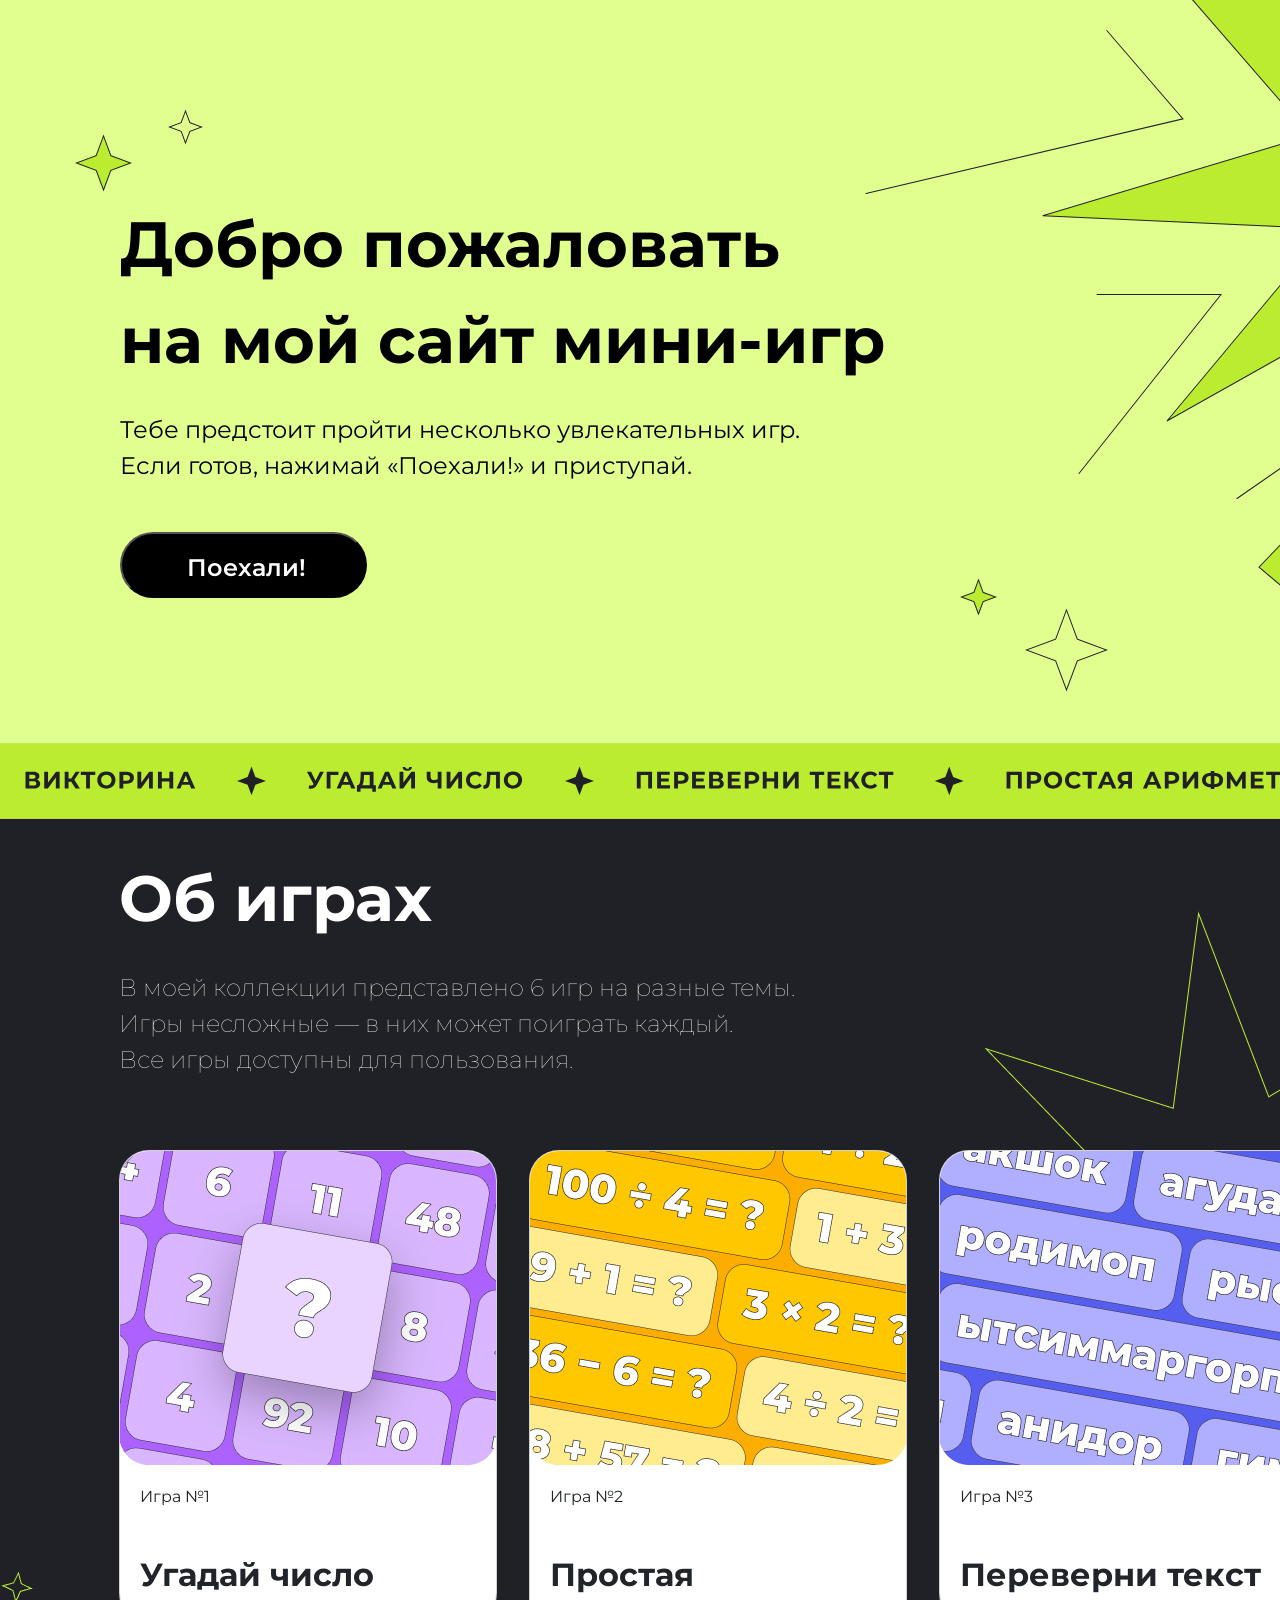
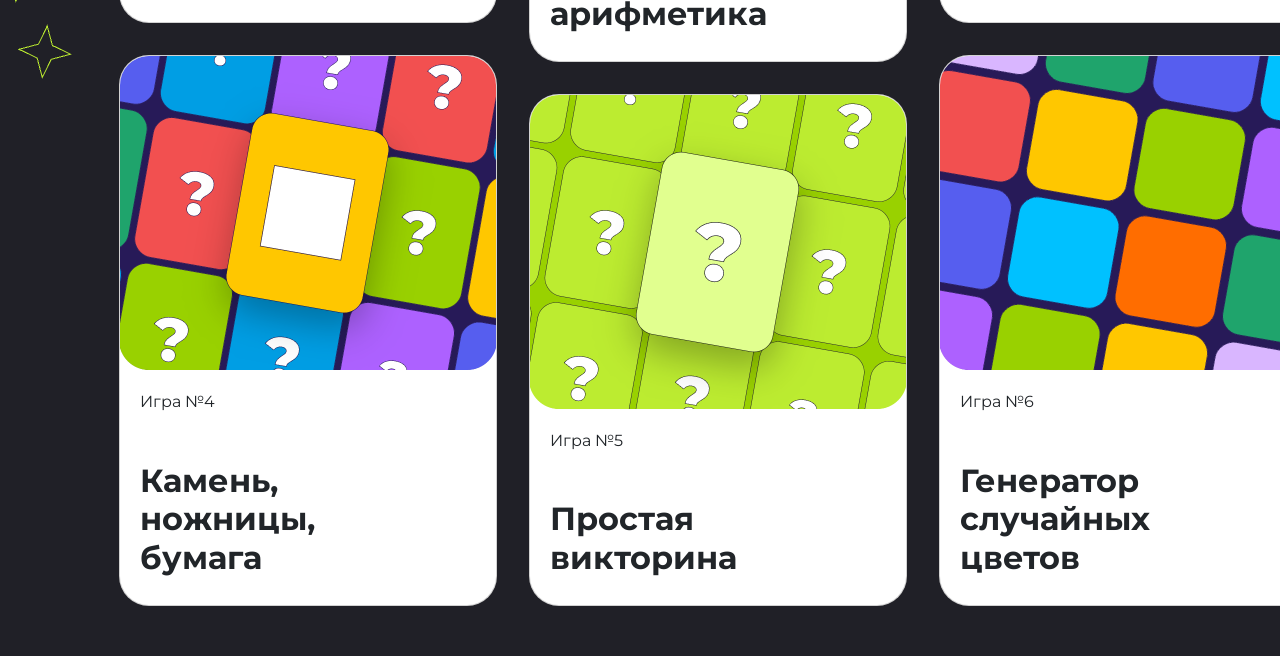
<file: index.html>
<!DOCTYPE html>
<html lang="en">
<head>
    <meta charset="UTF-8">
    <meta name="viewport" content="width=device-width, initial-scale=1.0">
    <title>Главная</title>
    <!-- Google Fonts Montserrat -->
    <link rel="preconnect" href="https://fonts.googleapis.com">
    <link rel="preconnect" href="https://fonts.gstatic.com" crossorigin>
    <link href="https://fonts.googleapis.com/css2?family=Montserrat:wght@400;500;600&display=swap" rel="stylesheet">
    <link href="https://cdn.jsdelivr.net/npm/bootstrap@5.3.3/dist/css/bootstrap.min.css" rel="stylesheet">
    <link rel="stylesheet" href="style.css">
</head>
<script src="https://cdn.jsdelivr.net/npm/bootstrap@5.3.3/dist/js/bootstrap.bundle.min.js"></script>
<body>
    <header>
        <div class="promo">
            <div class="promo__title">
                Добро пожаловать<br> на мой сайт мини-игр
            </div>
            <div class="promo__text">
                Тебе предстоит пройти несколько увлекательных игр.<br> Если готов, нажимай «Поехали!» и приступай.
            </div>
            <div class="promo__text_mobile">
                Тебе предстоит пройти несколько увлекательных игр. Если готов,<br> нажимай «Поехали!» и приступай.
            </div>
            <button type="submit" class="promo__button">Поехали!</button>

            <img src="img/playback-stroke.svg" alt="" class="promo__line">
        </div>
    </header>
    
    <div class="body-block">
        <div class="about-games">
            <div class="title">Об играх</div>
            <div class="title__mobile">Мини-игры</div>
            <div class="paragraph-text">В моей коллекции представлено 6 игр на разные темы. <br>
                Игры несложные — в них может поиграть каждый. <br>
                Все игры доступны для пользования.
            </div>
            <div class="games">
                <div class="games__column">
                    <a href="#" class="card-link">
                        <div class="card card_1">
                            <div class="card__img card__img_1"></div>
                            <div class="card__content">
                                <span class="card__number">Игра №1</span>
                                <h3 class="card__title">Угадай число</h3>
                            </div>
                        </div>
                    </a>
                    <a href="#" class="card-link">
                        <div class="card card_4">
                            <div class="card__img card__img_4"></div>
                            <div class="card__content">
                                <span class="card__number">Игра №4</span>
                                <h3 class="card__title">Камень, ножницы,<br> бумага</h3>
                            </div>
                        </div>
                    </a>
                </div>
                <div class="games__column">
                    <a href="#" class="card-link">
                        <div class="card card_2">
                            <div class="card__img card__img_2"></div>
                            <div class="card__content">
                                <span class="card__number">Игра №2</span>
                                <h3 class="card__title">Простая арифметика</h3>
                            </div>
                        </div>
                    </a>
                    <a href="#" class="card-link">
                        <div class="card card_5">
                            <div class="card__img card__img_5"></div>
                            <div class="card__content">
                                <span class="card__number">Игра №5</span>
                                <h3 class="card__title">Простая викторина</h3>
                            </div>
                        </div>
                    </a>
                </div>
                <div class="games__column">
                    <a href="#" class="card-link">
                        <div class="card card_3">
                            <div class="card__img card__img_3"></div>
                            <div class="card__content">
                                <span class="card__number">Игра №3</span>
                                <h3 class="card__title">Переверни текст</h3>
                            </div>
                        </div>
                    </a>
                    <a href="#" class="card-link">
                        <div class="card card_6">
                            <div class="card__img card__img_6"></div>
                            <div class="card__content">
                                <span class="card__number">Игра №6</span>
                                <h3 class="card__title">Генератор случайных<br> цветов</h3>
                            </div>
                        </div>
                    </a>
                </div>
            </div>
            <div class="games__mobile">

                <a href="#" class="card-link">
                    <div class="card card_1">
                        <div class="card__img card__img_1"></div>
                        <div class="card__content">
                            <h3 class="card__title">Угадай число</h3>
                            <div class="card-text__mob">Попробуй угадать случайное<br> число от 1 до 100.</div>
                            <button class="button">Играть!</button>
                        </div>
                    </div>
                </a>

                <a href="#" class="card-link">
                    <div class="card card_2">
                        <div class="card__img card__img_2"></div>
                        <div class="card__content">
                            <h3 class="card__title">Простая арифметика</h3>
                            <div class="card-text__mob">Попробуй решить простые арифметические задачи.</div>
                            <button class="button">Играть!</button>
                        </div>
                    </div>
                </a>

                <a href="#" class="card-link">
                    <div class="card card_3">
                        <div class="card__img card__img_3"></div>
                        <div class="card__content">
                            <h3 class="card__title">Переверни текст</h3>
                            <div class="card-text__mob">Попробуй ввести текст, который будет перевернут.</div>
                            <button class="button">Играть!</button>
                        </div>
                    </div>
                </a>

                <a href="#" class="card-link">
                    <div class="card card_4">
                        <div class="card__img card__img_4"></div>
                        <div class="card__content">
                            <h3 class="card__title">Камень, ножницы,<br> бумага</h3>
                            <div class="card-text__mob">Сыграй в популярную игру против компьютера.</div>
                            <button class="button">Играть!</button>
                        </div>
                    </div>
                </a>
            
                <a href="#" class="card-link">
                    <div class="card card_5">
                        <div class="card__img card__img_5"></div>
                        <div class="card__content">
                            <h3 class="card__title">Простая викторина</h3>
                            <div class="card-text__mob">Отвечай на вопросы викторины с вариантами ответов.</div>
                            <button class="button">Играть!</button>
                        </div>
                    </div>
                </a>
            
                <a href="#" class="card-link">
                    <div class="card card_6">
                        <div class="card__img card__img_6"></div>
                        <div class="card__content">
                            <h3 class="card__title">Генератор случайных<br> цветов</h3>
                            <div class="card-text__mob">Игра, в которой при клике  на кнопку фон страницы меняется на случайный.</div>
                            <button class="button">Играть!</button>
                        </div>
                    </div>
                </a>
            </div>
        </div>
    </div>

    <footer>
        <div class="footer__mob">
            Все права защищены
        </div>
    </footer>
</body>
</html>
</file>
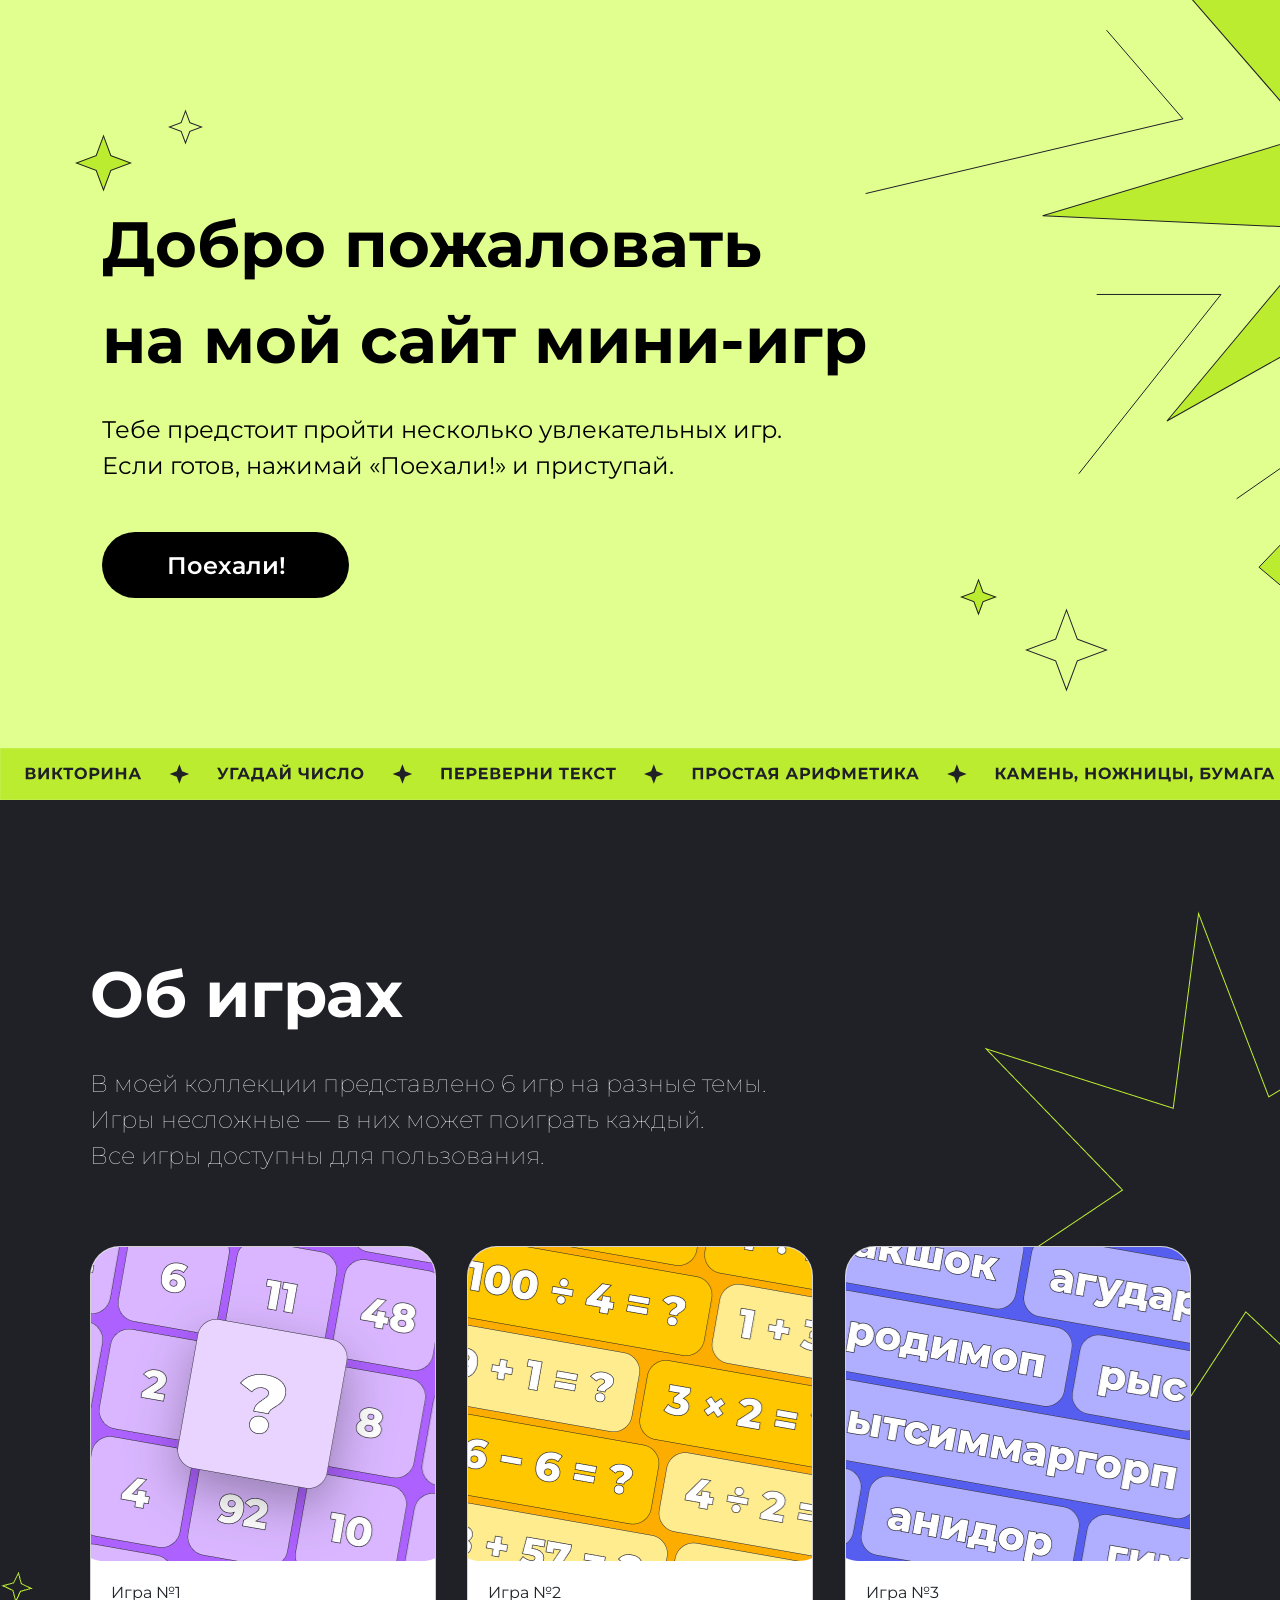
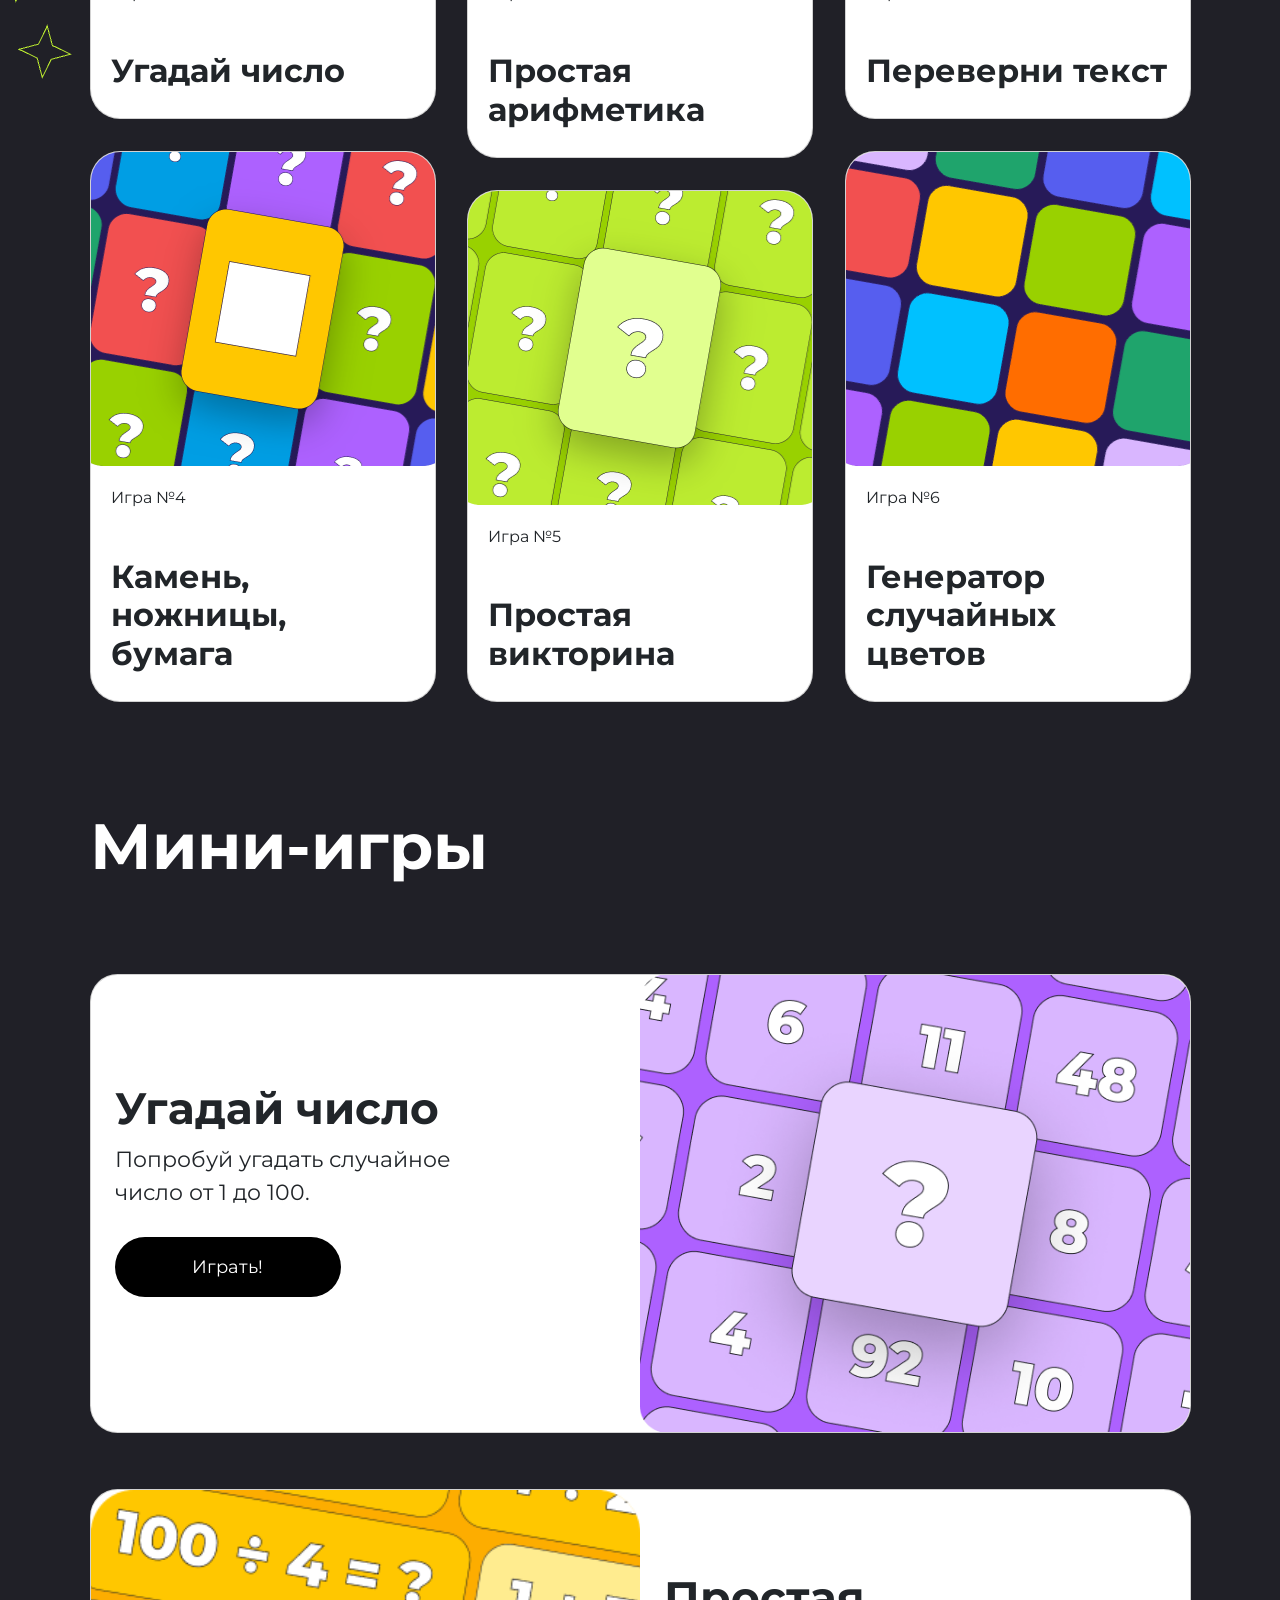
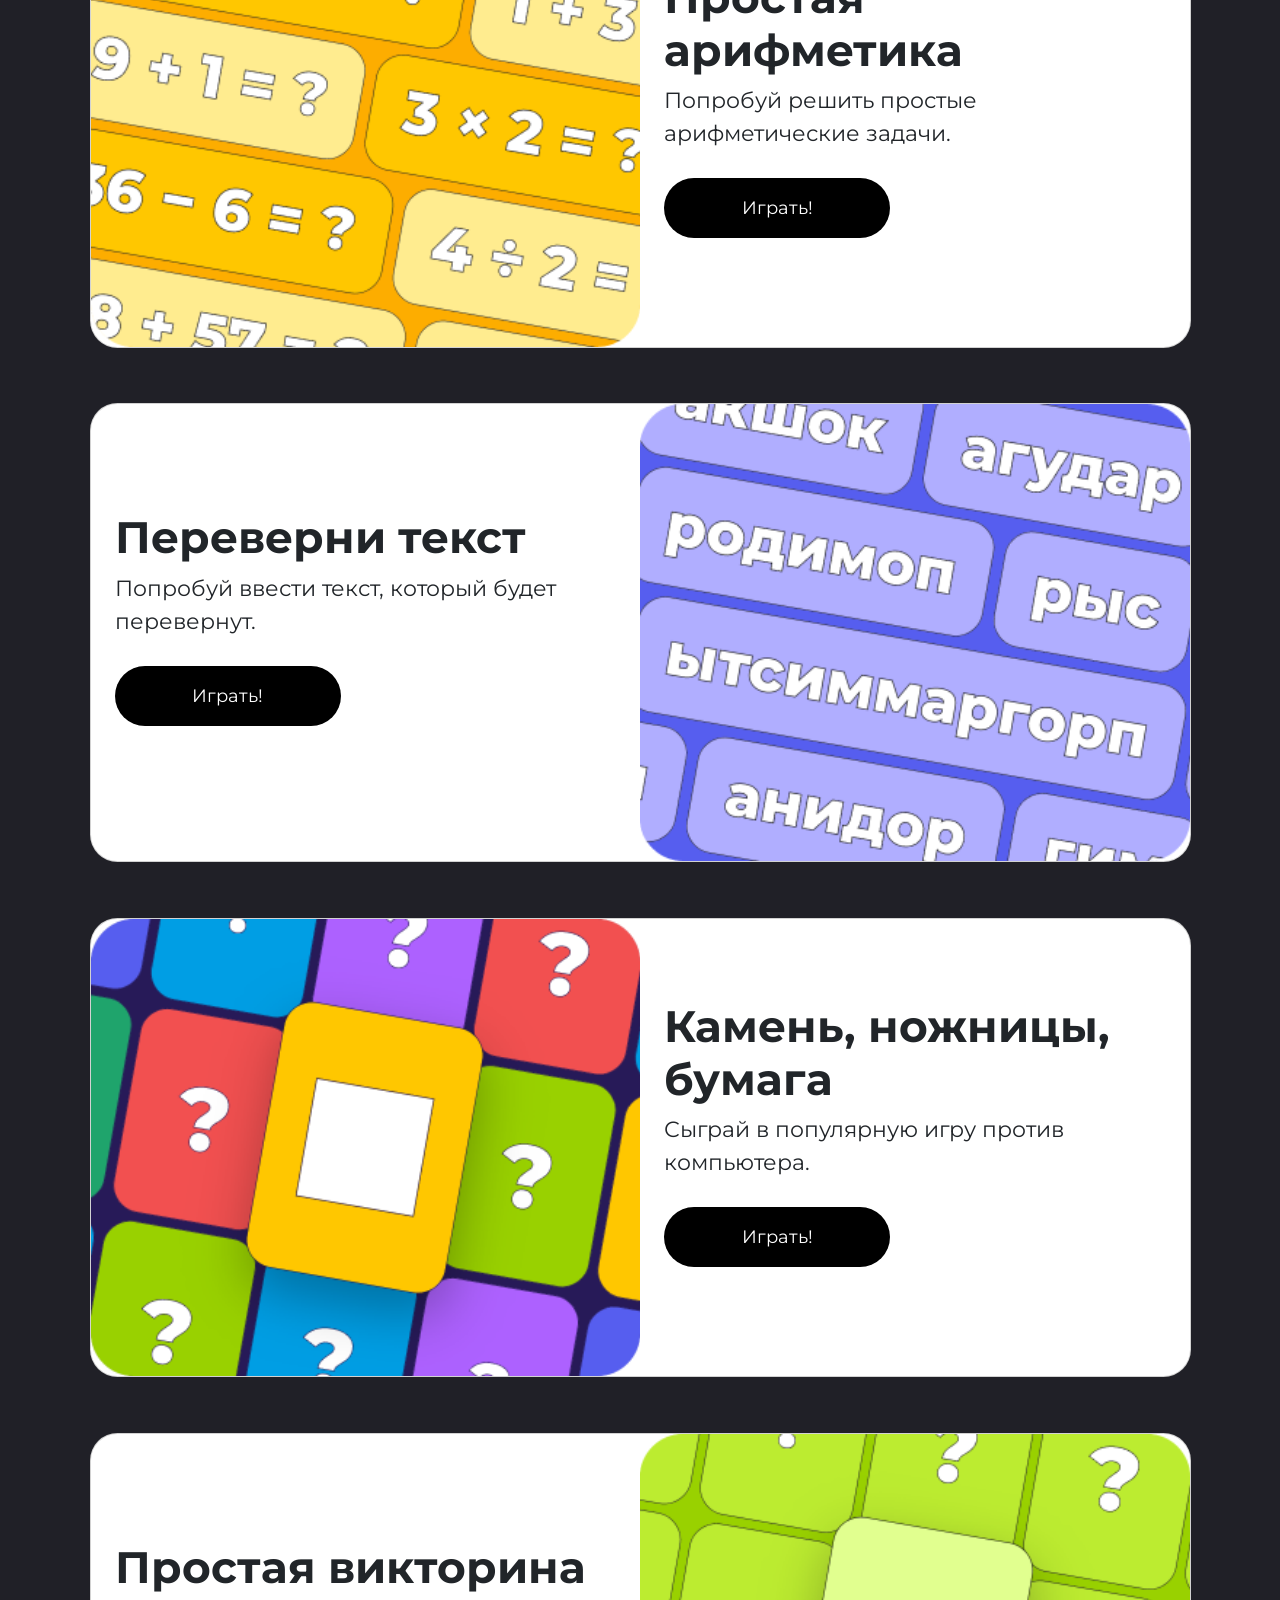
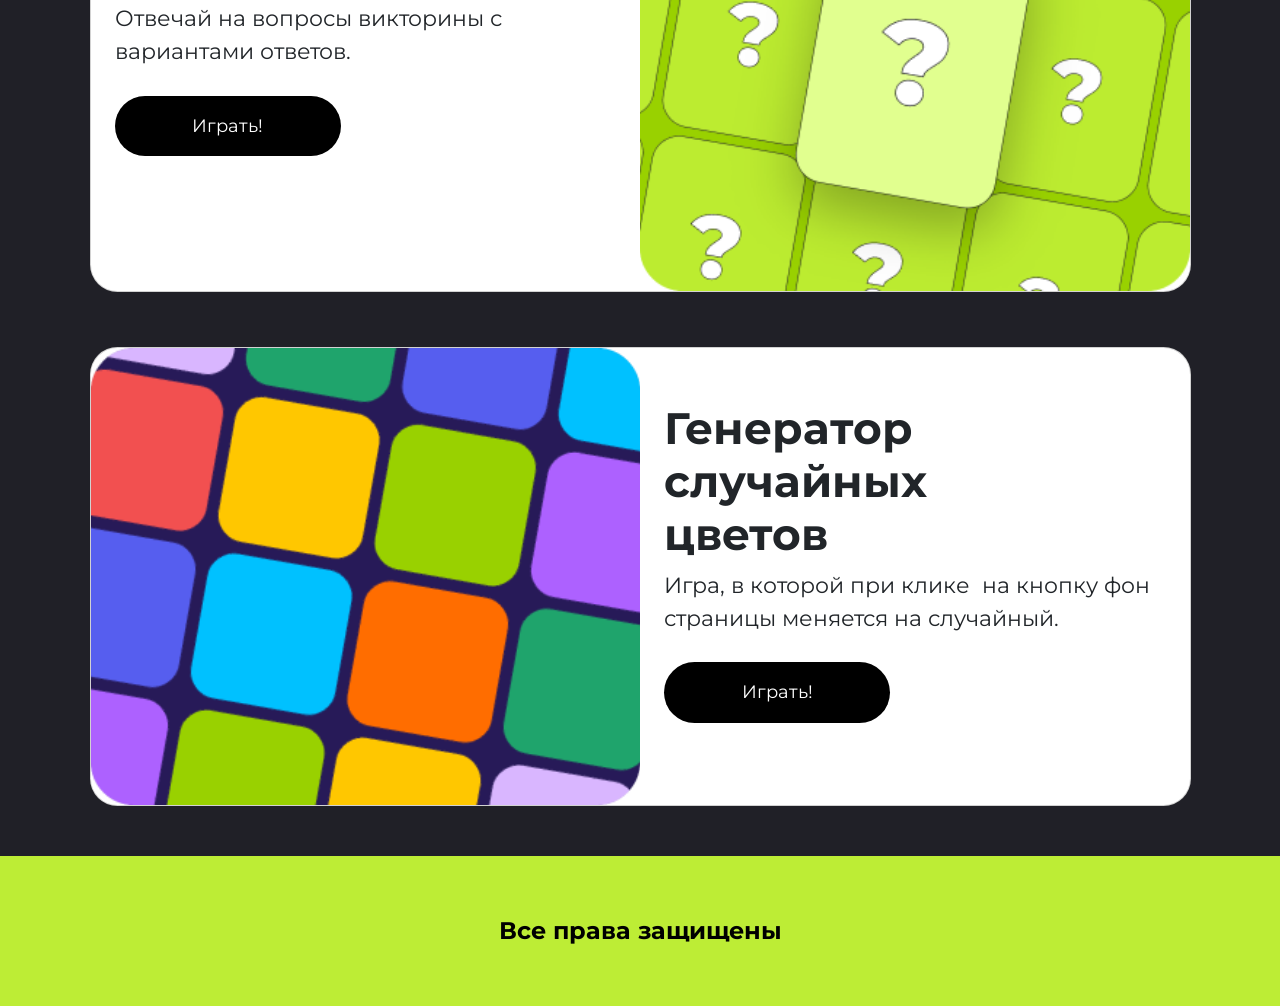
<file: Homework1/index.html>
<!DOCTYPE html>
<html lang="en">
<head>
    <meta charset="UTF-8">
    <meta name="viewport" content="width=device-width, initial-scale=1.0">
    <title>Главная</title>
    <!-- Google Fonts Montserrat -->
    <link rel="preconnect" href="https://fonts.googleapis.com">
    <link rel="preconnect" href="https://fonts.gstatic.com" crossorigin>
    <link href="https://fonts.googleapis.com/css2?family=Montserrat:wght@400;500;600&display=swap" rel="stylesheet">
    <link href="https://cdn.jsdelivr.net/npm/bootstrap@5.3.3/dist/css/bootstrap.min.css" rel="stylesheet">
    <link rel="stylesheet" href="style.css">
</head>
<script src="https://cdn.jsdelivr.net/npm/bootstrap@5.3.3/dist/js/bootstrap.bundle.min.js"></script>
<body>
    <header>
        <div class="promo">
            <div class="promo__title">
                Добро пожаловать<br> на мой сайт мини-игр
            </div>
            <div class="promo__text">
                Тебе предстоит пройти несколько увлекательных игр.<br> Если готов, нажимай «Поехали!» и приступай.
            </div>
            <div class="promo__text promo__text_mobile">
                Тебе предстоит пройти несколько увлекательных игр. Если готов,<br> нажимай «Поехали!» и приступай.
            </div>
            <button type="button" class="promo__button">Поехали!</button>

            <div class="promo__line-wrap">
                <div class="promo__line-track">
                    <img src="img/playback-stroke.svg" alt="" class="promo__line">
                    <img src="img/playback-stroke.svg" alt="" class="promo__line" aria-hidden="true">
                </div>
            </div>
        </div>
    </header>
    
    <div class="body-block">
        <div class="about-games">
            <div class="title">Об играх</div>
            <div class="title title_mobile">Мини-игры</div>
            <div class="paragraph-text">В моей коллекции представлено 6 игр на разные темы. <br>
                Игры несложные — в них может поиграть каждый. <br>
                Все игры доступны для пользования.
            </div>
            <div class="games">
                <div class="games__column">
                    <a href="#" class="card-link">
                        <div class="card card_1" data-game="1">
                            <div class="card__img card__img_1"></div>
                            <div class="card__content">
                                <span class="card__number">Игра №1</span>
                                <h3 class="card__title">Угадай число</h3>
                            </div>
                        </div>
                    </a>
                    <a href="#" class="card-link">
                        <div class="card card_4" data-game="4">
                            <div class="card__img card__img_4"></div>
                            <div class="card__content">
                                <span class="card__number">Игра №4</span>
                                <h3 class="card__title">Камень,<br> ножницы,<br> бумага</h3>
                            </div>
                        </div>
                    </a>
                </div>
                <div class="games__column">
                    <a href="#" class="card-link">
                        <div class="card card_2" data-game="2">
                            <div class="card__img card__img_2"></div>
                            <div class="card__content">
                                <span class="card__number">Игра №2</span>
                                <h3 class="card__title">Простая арифметика</h3>
                            </div>
                        </div>
                    </a>
                    <a href="#" class="card-link">
                        <div class="card card_5" data-game="5">
                            <div class="card__img card__img_5"></div>
                            <div class="card__content">
                                <span class="card__number">Игра №5</span>
                                <h3 class="card__title">Простая<br> викторина</h3>
                            </div>
                        </div>
                    </a>
                </div>
                <div class="games__column">
                    <a href="#" class="card-link">
                        <div class="card card_3" data-game="3">
                            <div class="card__img card__img_3"></div>
                            <div class="card__content">
                                <span class="card__number">Игра №3</span>
                                <h3 class="card__title">Переверни текст</h3>
                            </div>
                        </div>
                    </a>
                    <a href="#" class="card-link">
                        <div class="card card_6" data-game="6">
                            <div class="card__img card__img_6"></div>
                            <div class="card__content">
                                <span class="card__number">Игра №6</span>
                                <h3 class="card__title">Генератор случайных<br> цветов</h3>
                            </div>
                        </div>
                    </a>
                </div>
            </div>
            <div class="games games_mobile">

                <a href="#" class="card-link">
                    <div class="card card_1">
                        <div class="card__img card__picture card__picture_1"></div>
                        <div class="card__content card__content_mini">
                            <h3 class="card__title">Угадай число</h3>
                            <div class="card-text card-text_mobile">Попробуй угадать случайное<br> число от 1 до 100.</div>
                            <button class="button">Играть!</button>
                        </div>
                    </div>
                </a>

                <a href="#" class="card-link">
                    <div class="card card_2">
                        <div class="card__img card__picture card__picture_2"></div>
                        <div class="card__content card__content_mini">
                            <h3 class="card__title">Простая арифметика</h3>
                            <div class="card-text card-text_mobile">Попробуй решить простые арифметические задачи.</div>
                            <button class="button">Играть!</button>
                        </div>
                    </div>
                </a>

                <a href="#" class="card-link">
                    <div class="card card_3">
                        <div class="card__img card__picture card__picture_3"></div>
                        <div class="card__content card__content_mini">
                            <h3 class="card__title">Переверни текст</h3>
                            <div class="card-text card-text_mobile">Попробуй ввести текст, который будет перевернут.</div>
                            <button class="button">Играть!</button>
                        </div>
                    </div>
                </a>

                <a href="#" class="card-link">
                    <div class="card card_4">
                        <div class="card__img card__picture card__picture_4"></div>
                        <div class="card__content card__content_mini">
                            <h3 class="card__title">Камень, ножницы,<br> бумага</h3>
                            <div class="card-text card-text_mobile">Сыграй в популярную игру против компьютера.</div>
                            <button class="button">Играть!</button>
                        </div>
                    </div>
                </a>
            
                <a href="#" class="card-link">
                    <div class="card card_5">
                        <div class="card__img card__picture card__picture_5"></div>
                        <div class="card__content card__content_mini">
                            <h3 class="card__title">Простая викторина</h3>
                            <div class="card-text card-text_mobile">Отвечай на вопросы викторины с вариантами ответов.</div>
                            <button class="button">Играть!</button>
                        </div>
                    </div>
                </a>
            
                <a href="#" class="card-link">
                    <div class="card card_6">
                        <div class="card__img card__picture card__picture_6"></div>
                        <div class="card__content card__content_mini">
                            <h3 class="card__title">Генератор случайных<br> цветов</h3>
                            <div class="card-text card-text_mobile">Игра, в которой при клике  на кнопку фон страницы меняется на случайный.</div>
                            <button class="button">Играть!</button>
                        </div>
                    </div>
                </a>
            </div>
            <div class="title">Мини-игры</div>

                <div class="mini-games">
                    <div class="card card_mini card_1" id="game-1">
                        <div class="card__img card__img_mini card__picture card__picture_1"></div>
                        <div class="card__content card__content_mini">
                            <h3 class="card__title card__title_mini">Угадай число</h3>
                            <div class="card-text">Попробуй угадать случайное<br> число от 1 до 100.</div>
                            <button class="button button_guess">Играть!</button>
                        </div>
                    </div>

                    <div class="card card_mini card_2" id="game-2">
                        <div class="card__img card__img_mini card__img_2"></div>
                        <div class="card__content card__content_mini">
                            <h3 class="card__title card__title_mini">Простая арифметика</h3>
                            <div class="card-text">Попробуй решить простые арифметические задачи.</div>
                            <button class="button button_math">Играть!</button>
                        </div>
                    </div>

                    <div class="card card_mini card_3" id="game-3">
                        <div class="card__img card__img_mini card__img_3"></div>
                        <div class="card__content card__content_mini">
                            <h3 class="card__title card__title_mini">Переверни текст</h3>
                            <div class="card-text">Попробуй ввести текст, который будет перевернут.</div>
                            <button class="button button_reverse">Играть!</button>
                        </div>
                    </div>

                    <div class="card card_mini card_4" id="game-4">
                        <div class="card__img card__img_mini card__img_4"></div>
                        <div class="card__content card__content_mini">
                            <h3 class="card__title card__title_mini">Камень, ножницы,<br> бумага</h3>
                            <div class="card-text">Сыграй в популярную игру против компьютера.</div>
                            <button class="button button_rps">Играть!</button>
                        </div>
                    </div>
                    
                    <div class="card card_mini card_5" id="game-5">
                        <div class="card__img card__img_mini card__img_5"></div>
                        <div class="card__content card__content_mini">
                            <h3 class="card__title card__title_mini">Простая викторина</h3>
                            <div class="card-text">Отвечай на вопросы викторины с вариантами ответов.</div>
                            <button class="button button_quiz">Играть!</button>
                        </div>
                    </div>
                
                    <div class="card card_mini card_6" id="game-6">
                        <div class="card__img card__img_mini card__img_6"></div>
                        <div class="card__content card__content_mini">
                            <h3 class="card__title card__title_mini">Генератор случайных<br> цветов</h3>
                            <div class="card-text">Игра, в которой при клике  на кнопку фон страницы меняется на случайный.</div>
                            <button class="button button_color">Играть!</button>
                        </div>
                    </div>

                </div>
        </div>
    </div>

    <footer>
        <div class="footer">
            Все права защищены
        </div>
        <div class="footer footer_mobile">
            Все права защищены
        </div>
    </footer>
    <script src="script.js"></script>
</body>
</html>
</file>
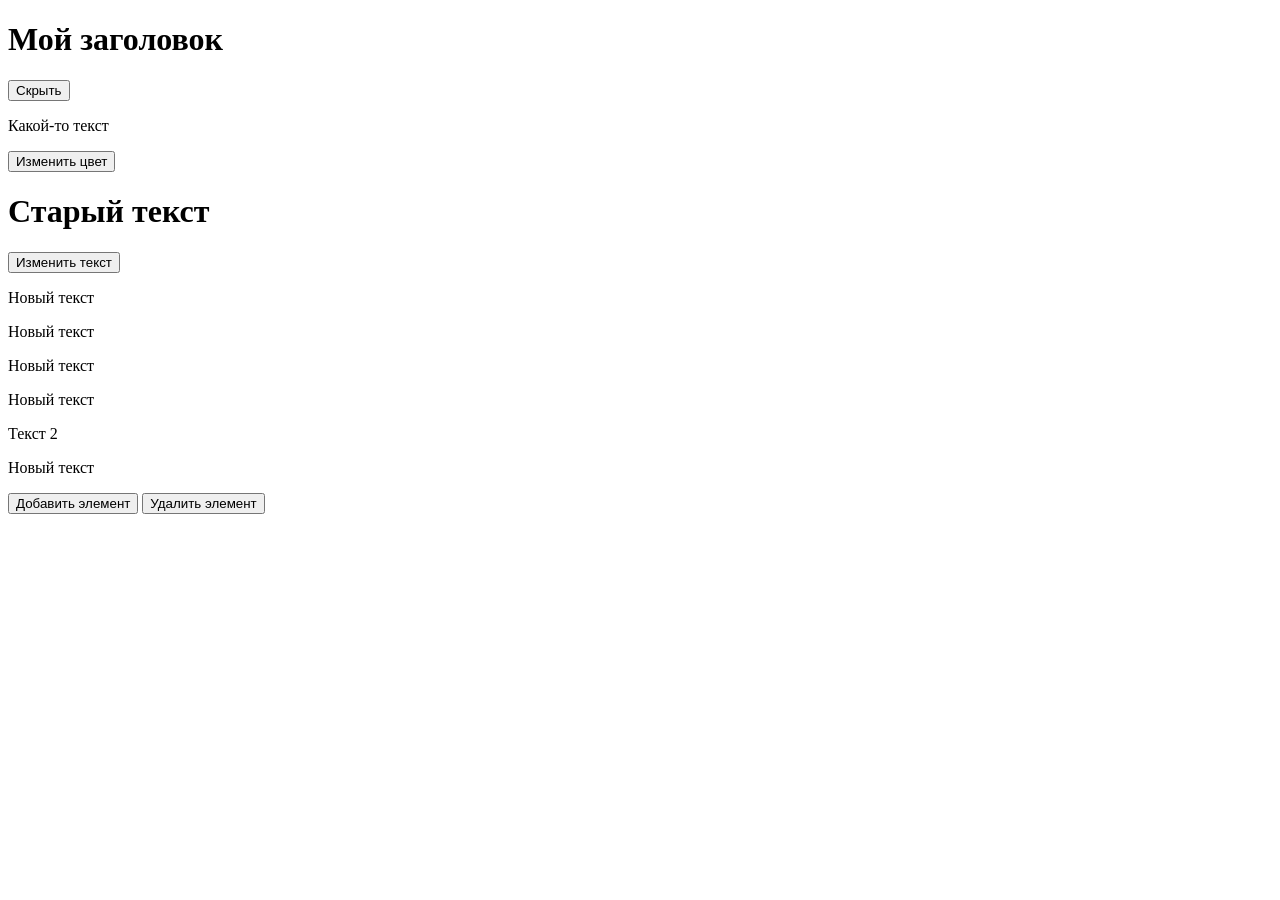
<file: Homework9/hw9.html>
<!DOCTYPE html>
<html lang="en">
<head>
    <meta charset="UTF-8">
    <meta name="viewport" content="width=device-width, initial-scale=1.0">
    <title>Document</title>
</head>
<body>
    <!-- task 1 -->
    <h1 id="title">Мой заголовок</h1>
    <button id="toggleBtn">Скрыть</button>

    <!-- task 2 -->
    <p id="text">Какой-то текст</p>
    <button id="colorBtn">Изменить цвет</button>

    <!-- task 3 -->
    <h1 id="header">Старый текст</h1>
    <button id="textBtn">Изменить текст</button>

    <!-- task 4 -->
    <p class="description">Текст 1</p>
    <p class="description">Текст 2</p>
    <p class="description">Текст 3</p>

    <!-- task 5 -->
    <p class="description">Текст 1</p>
    <p class="other">Текст 2</p>
    <p class="description">Текст 3</p>

    <!-- task 6 -->
    <button id="addBtn">Добавить элемент</button>

    <!-- task 7 -->
    <button id="removeBtn">Удалить элемент</button>

    <script src="hw9.js"></script>
</body>
</html>
</file>
<file: style.css>
@charset "UTF-8";
* {
  margin: 0;
  padding: 0;
  box-sizing: border-box;
}

.promo {
  position: relative;
  background-color: #E1FF8F;
  height: 800px !important;
  background-image: url(img/promo-decorations.svg);
  background-position: top -293px left 75px;
}
.promo__title {
  font-size: 64px;
  font-weight: bold;
  padding-top: 196px;
  margin-left: 120px;
  margin-bottom: 24px;
}
.promo__text {
  margin-left: 120px;
  font-size: 24px;
  font-weight: normal;
  margin-bottom: 48px;
}
.promo__button {
  width: 247px;
  height: 66px;
  font-size: 24px;
  font-weight: 600;
  color: #fff;
  margin-left: 120px;
  background-color: #000;
  padding-left: 65px;
  padding-right: 65px;
  padding-top: 16px;
  padding-bottom: 16px;
  border-radius: 60px;
}
.promo__line {
  justify-content: flex-start;
  position: absolute;
  bottom: 0;
  left: 0;
  transform: translateX(49%) scale(2);
  width: 100%;
}

.promo__text_mobile {
  display: none !important;
}

body {
  font-family: "Montserrat", sans-serif;
  color: #000000;
}

.body-block {
  background-color: #202027;
  background-image: url(img/background-stars.png);
  background-repeat: no-repeat;
  background-position: top 77px left;
}

.title {
  font-size: 64px;
  color: #ffffff;
  font-weight: bold;
  margin-bottom: 24px;
}
.title__mobile {
  display: none !important;
}

.paragraph-text {
  font-size: 24px;
  color: #ffffff;
  font-weight: lighter;
  margin-bottom: 72px;
}

.about-games {
  height: auto;
  margin-left: 119px;
  margin-right: 119px;
  padding-top: 50px;
  padding-bottom: 50px;
}

.games {
  display: flex;
  gap: 32px;
  align-items: flex-start;
}
.games__mobile {
  display: none;
}

.games__column {
  display: flex;
  flex-direction: column;
  gap: 32px;
}

.card-link {
  display: block;
  text-decoration: none;
  color: inherit;
}

.card__number {
  font-size: 16px;
}

.card__title {
  font-size: 32px;
  font-weight: bold;
  width: 314px;
}

.card {
  width: 378px;
  border-radius: 30px;
  overflow: hidden;
  background: #fff;
  display: flex;
  flex-direction: column;
}
.card_1 {
  height: 473px;
}
.card_2 {
  height: 512px;
}
.card_3 {
  height: 473px;
}
.card_4 {
  height: 551px;
}
.card_5 {
  height: 512px;
}
.card_6 {
  height: 551px;
}
.card__img_1 {
  background-image: url(img/game1.png);
}
.card__img_2 {
  background-image: url(img/game2.png);
}
.card__img_3 {
  background-image: url(img/game3.png);
}
.card__img_4 {
  background-image: url(img/game4.png);
}
.card__img_5 {
  background-image: url(img/game5.png);
}
.card__img_6 {
  background-image: url(img/game6.png);
}

.card__img {
  height: 314px;
  background-size: cover;
  background-position: center;
  flex-shrink: 0;
}

.card__img_1 {
  background-image: url(img/game1.png);
}

.card__content {
  padding: 20px;
  display: flex;
  flex-direction: column;
  justify-content: space-between;
  flex-grow: 1;
}

.footer__mob {
  display: none;
}

@media (max-width: 767px) {
  .card__img {
    width: 342px;
    height: auto;
  }
  /* ===== PROMO ===== */
  .promo {
    width: 100%;
    height: 400px;
    padding: 48px 16px;
    background-image: url(img/promo-decorations-mobile.svg);
    background-repeat: no-repeat;
    background-position: top -100px left 40px;
    text-align: center;
    /* ===== BODY ===== */
  }
  .promo__title {
    font-size: 40px;
    line-height: 1.2;
    margin-left: 0;
    padding-top: 120px;
    margin-bottom: 16px;
  }
  .promo__text {
    display: none;
  }
  .promo__button {
    width: 285px;
    height: 55px;
    font-size: 18px;
    margin: 0 auto;
    padding: 0;
    display: flex;
    align-items: center;
    justify-content: center;
  }
  .promo__line {
    position: absolute;
    bottom: 0;
    left: 0;
    transform: translateX(149%) scale(4);
    width: 100%;
  }
  .promo__text_mobile {
    display: block;
    font-size: 16px;
    margin-bottom: 24px;
  }
  /* ===== BODY ===== */
  .body-block {
    background-position: top 0 left;
  }
  .about-games {
    margin: 0 16px;
    padding-top: 48px;
  }
  .title {
    display: none;
  }
  .title__mobile {
    display: block !important;
    font-size: 32px;
    font-weight: bold;
    margin-bottom: 16px;
    color: #fff;
  }
  .paragraph-text {
    display: none;
  }
  /* ===== GAMES ===== */
  .games {
    flex-direction: column;
    gap: 24px;
    display: none;
  }
  .games__mobile {
    display: flex;
    flex-direction: column;
    gap: 24px;
    align-items: center;
  }
  .games__column {
    gap: 24px;
  }
  /* ===== CARDS ===== */
  .card {
    width: 342px;
    height: auto; /* важно! */
    border-radius: 20px;
    row-gap: 24px;
  }
  .card__img {
    height: 220px;
  }
  .card__title {
    font-size: 20px;
    width: 100%;
  }
  .card__number {
    font-size: 14px;
  }
  .card__content {
    padding: 16px;
    gap: 8px;
  }
  .button {
    height: 55px;
    border-radius: 60px;
    color: #fff;
    background-color: #000;
    margin-top: 32px;
    margin-bottom: 32px;
  }
  .footer__mob {
    display: block;
    height: 100px;
    background-color: #BDED35;
    display: flex;
    justify-content: center;
    align-items: center;
    font-weight: bold;
  }
}/*# sourceMappingURL=style.css.map */
</file>
<file: Homework1/style.css>
* {
  margin: 0;
  padding: 0;
  box-sizing: border-box;
}

html {
  scroll-behavior: smooth;
}

.promo {
  position: relative;
  overflow: hidden;
  box-sizing: border-box;
  padding-bottom: 58px;
  background-color: #E1FF8F;
  height: 800px !important;
  background-image: url(img/promo-decorations.svg);
  background-repeat: no-repeat;
  background-position: top -293px left 75px;
}
.promo__title {
  font-size: 64px;
  font-weight: bold;
  padding-top: clamp(140px, 18vw, 196px);
  margin-left: clamp(16px, 8vw, 120px);
  margin-bottom: 24px;
}
.promo__text {
  margin-left: clamp(16px, 8vw, 120px);
  font-size: 24px;
  font-weight: normal;
  margin-bottom: 48px;
}
.promo__button {
  width: 247px;
  height: 66px;
  font-size: 24px;
  font-weight: 600;
  color: #fff;
  border: none;
  cursor: pointer;
  margin-left: clamp(16px, 8vw, 120px);
  margin-bottom: 12px;
  background-color: #000;
  padding-left: 65px;
  padding-right: 65px;
  padding-top: 16px;
  padding-bottom: 16px;
  border-radius: 60px;
  transition: color 0.3s ease, background-color 0.3s ease, border-color 0.3s ease;
}
.promo__line-wrap {
  position: absolute;
  bottom: 0;
  left: 0;
  width: 100%;
  overflow: hidden;
}
.promo__line-track {
  display: flex;
  width: -moz-max-content;
  width: max-content;
  animation: promo-marquee 25s linear infinite;
}
.promo__line {
  flex-shrink: 0;
  display: block;
  height: 52px;
  width: auto;
}

@keyframes promo-marquee {
  0% {
    transform: translateX(0);
  }
  100% {
    transform: translateX(-50%);
  }
}
.promo__text.promo__text_mobile {
  display: none !important;
}

body {
  font-family: "Montserrat", sans-serif;
  color: #000000;
  overflow-x: hidden;
}

.body-block {
  background-color: #202027;
  background-image: url(img/background-stars.png);
  background-repeat: no-repeat;
  background-position: top 77px left;
  overflow-x: hidden;
}

.title {
  font-size: 64px;
  color: #ffffff;
  font-weight: bold;
  margin-top: 96px;
  margin-bottom: 24px;
}
.title_mobile {
  display: none !important;
}

.paragraph-text {
  font-size: 24px;
  color: #ffffff;
  font-weight: lighter;
  margin-bottom: 72px;
}

.about-games {
  height: auto;
  margin: 0 auto;
  max-width: 1600px;
  width: 100%;
  padding-left: clamp(16px, 7vw, 119px);
  padding-right: clamp(16px, 7vw, 119px);
  padding-top: 50px;
  padding-bottom: 50px;
}

.games {
  display: flex;
  gap: 32px;
  align-items: flex-start;
  min-width: 0;
}
.games_mobile {
  display: none;
}

.games__column {
  display: flex;
  flex-direction: column;
  align-items: center;
  gap: 32px;
  min-width: 0;
  width: 100%;
  max-width: 378px;
}

.card-link {
  display: flex;
  flex-direction: column;
  align-items: center;
  text-decoration: none;
  color: inherit;
  width: 100%;
  max-width: 378px;
  margin-left: auto;
  margin-right: auto;
  min-width: 0;
}

.card__number {
  font-size: 16px;
}

.card__title {
  font-size: 32px;
  font-weight: bold;
}
.card__title_mini {
  font-size: 48px;
  font-weight: bold;
}

.card-text {
  font-size: 24px;
}

.card {
  width: 100%;
  max-width: 378px;
  margin-left: auto;
  margin-right: auto;
  border-radius: 30px;
  overflow: hidden;
  background: #fff;
  display: flex;
  flex-direction: column;
  transition: transform 0.3s ease, box-shadow 0.3s ease;
  will-change: transform;
}
.card__img {
  height: 314px;
  background-size: cover;
  background-position: center;
  flex-shrink: 0;
}
.card__img_1 {
  background-image: url(img/game1.png);
}
.card__img_2 {
  background-image: url(img/game2.png);
}
.card__img_3 {
  background-image: url(img/game3.png);
}
.card__img_4 {
  background-image: url(img/game4.png);
}
.card__img_5 {
  background-image: url(img/game5.png);
}
.card__img_6 {
  background-image: url(img/game6.png);
}
.card_1 {
  height: 473px;
}
.card_2 {
  height: 512px;
}
.card_3 {
  height: 473px;
}
.card_4 {
  height: 551px;
}
.card_5 {
  height: 512px;
}
.card_6 {
  height: 551px;
}
.card__picture {
  height: 500px;
}
.card__picture_1 {
  background-image: url(img/game-card1.png);
}
.card__picture_2 {
  background-image: url(img/game-card2.png);
}
.card__picture_3 {
  background-image: url(img/game-card3.png);
}
.card__picture_4 {
  background-image: url(img/game-card4.png);
}
.card__picture_5 {
  background-image: url(img/game-card5.png);
}
.card__picture_6 {
  background-image: url(img/game-card6.png);
}

.mini-games {
  container-type: inline-size;
  container-name: mini-games;
  margin: 48px auto 0;
  width: 100%;
  max-width: 1200px;
  display: flex;
  flex-direction: column;
  row-gap: 24px;
}
.mini-games .card__title_mini {
  font-size: clamp(28px, 4cqi, 48px);
}
.mini-games .card-text {
  font-size: clamp(14px, 2cqi, 24px);
}
.mini-games .button {
  width: clamp(160px, 20.5cqi, 247px);
  height: clamp(44px, 5.5cqi, 66px);
  font-size: clamp(14px, 1.6cqi, 20px);
  margin-top: clamp(16px, 2.5cqi, 32px);
  margin-bottom: clamp(16px, 2.5cqi, 32px);
}

.card_mini {
  width: 100%;
  max-width: 1200px;
  height: auto;
  aspect-ratio: 12/5;
  border-radius: clamp(16px, 2.5cqi, 30px);
  overflow: hidden;
  background: #fff;
  position: relative;
  margin-top: 32px;
  margin-left: auto;
  margin-right: auto;
}

.card__img_mini {
  position: absolute;
  top: 0;
  width: 50%;
  height: 100%;
  background-size: cover;
  background-position: center;
}

.card_mini.card_1 .card__img_mini,
.card_mini.card_3 .card__img_mini,
.card_mini.card_5 .card__img_mini {
  right: 0;
  left: auto;
}

@media (hover: hover) and (pointer: fine) {
  .promo__button:hover,
  .button:hover {
    color: #000;
    background-color: #fff;
    border: 1px solid #000;
  }
  .games:not(.games_mobile) .card:hover,
  .card_mini:hover {
    transform: scale(1.04);
    box-shadow: 0 16px 36px rgba(0, 0, 0, 0.18);
    z-index: 1;
  }
}
.card_mini.card_2 .card__img_mini,
.card_mini.card_4 .card__img_mini,
.card_mini.card_6 .card__img_mini {
  left: 0;
  right: auto;
}

.card__content {
  padding: 20px;
  display: flex;
  flex-direction: column;
  justify-content: space-between;
  flex-grow: 1;
}
.card__content_mini {
  position: absolute;
  top: 0;
  bottom: 0;
  width: 50%;
  padding: clamp(12px, 2cqi, 24px) clamp(16px, 2.5cqi, 24px);
  display: flex;
  flex-direction: column;
  justify-content: center;
}

.card_mini.card_1 .card__content_mini,
.card_mini.card_3 .card__content_mini,
.card_mini.card_5 .card__content_mini {
  left: 0;
  right: 50%;
  width: 50%;
}

.card_mini.card_2 .card__content_mini,
.card_mini.card_4 .card__content_mini,
.card_mini.card_6 .card__content_mini {
  left: 50%;
  right: 0;
  width: 50%;
}

.button {
  width: 247px;
  height: 66px;
  border: none;
  cursor: pointer;
  border-radius: 60px;
  color: #fff;
  background-color: #000;
  margin-top: 32px;
  margin-bottom: 32px;
  transition: color 0.3s ease, background-color 0.3s ease, border-color 0.3s ease;
}

.footer {
  height: 150px;
  background-color: #BDED35;
  display: flex;
  justify-content: center;
  align-items: center;
  font-weight: bold;
  font-size: 24px;
}

.footer.footer_mobile {
  display: none;
}

@media (max-width: 1250px) {
  .promo {
    height: clamp(620px, 74vh, 800px) !important;
    background-repeat: no-repeat;
    background-size: clamp(520px, 68vw, 860px);
    background-position: right clamp(-48px, -10vw, -38px) top clamp(-138px, -7vw, -88px);
    padding-bottom: 58px;
  }
  .promo__title {
    font-size: clamp(40px, 5vw, 64px);
    padding-top: clamp(110px, 13vw, 175px);
  }
  .promo__text {
    margin-bottom: clamp(28px, 4vw, 48px);
  }
  .promo__button {
    margin-bottom: 16px;
  }
  .games {
    flex-wrap: wrap;
    justify-content: center;
    align-items: center;
  }
  .games__column {
    flex: 0 1 378px;
    width: 100%;
    align-items: center;
    margin-left: auto;
    margin-right: auto;
  }
  .card-link {
    width: 100%;
    margin-left: auto;
    margin-right: auto;
    align-items: center;
  }
  .card {
    width: 100%;
    margin-left: auto;
    margin-right: auto;
  }
}
@media (max-width: 900px) {
  .promo {
    background-image: url(img/promo-decorations-mobile.svg);
    background-size: clamp(260px, 50vw, 400px);
    background-position: right clamp(-10px, -1vw, 12px) top clamp(-55px, -7vw, -25px);
  }
  .games__column {
    flex: 0 1 100%;
    width: 100%;
    align-items: center;
    margin-left: auto;
    margin-right: auto;
  }
}
@media (max-width: 767px) {
  .card__img {
    width: 100%;
    height: auto;
  }
  .card_1 {
    margin-bottom: 24px;
  }
  .card_2 {
    margin-bottom: 24px;
  }
  .card_3 {
    margin-bottom: 24px;
  }
  .card_4 {
    margin-bottom: 24px;
  }
  .card_5 {
    margin-bottom: 24px;
  }
  .card_6 {
    margin-bottom: 24px;
  }
  /* ===== PROMO ===== */
  .promo {
    width: 100%;
    height: auto;
    min-height: 421px;
    padding: 32px 16px 52px;
    background-image: url(img/promo-decorations-mobile.svg);
    background-repeat: no-repeat;
    background-size: 385px;
    background-position: right -75px top -38px;
    text-align: center;
    /* ===== BODY ===== */
  }
  .promo__title {
    font-size: 40px;
    line-height: 1.2;
    margin-left: 0;
    padding-top: clamp(88px, 18vw, 108px);
    margin-bottom: 16px;
  }
  .promo__text {
    display: none;
  }
  .promo__button {
    width: 285px;
    height: 55px;
    font-size: 18px;
    margin: 0 auto 12px;
    padding: 0;
    display: block;
    text-align: center;
    line-height: 55px;
  }
  .promo__line {
    height: 40px;
  }
  .promo__text.promo__text_mobile {
    display: block !important;
    font-size: 16px;
    margin-bottom: 24px;
  }
  /* ===== BODY ===== */
  .body-block {
    background-position: top 0 left;
  }
  .about-games {
    margin: 0;
    padding: 0 16px;
    box-sizing: border-box;
  }
  .title {
    display: none;
  }
  .title_mobile {
    display: block !important;
    font-size: 32px;
    font-weight: bold;
    margin-bottom: 16px;
    color: #fff;
  }
  .paragraph-text {
    display: none;
  }
  /* ===== GAMES ===== */
  .games {
    flex-direction: column;
    gap: 24px;
    display: none;
  }
  .games_mobile {
    display: flex;
    flex-direction: column;
    gap: 24px;
    align-items: center;
    width: 100%;
  }
  .games_mobile .card-link {
    width: min(342px, 100%);
    max-width: 342px;
    margin-left: auto;
    margin-right: auto;
  }
  .games__column {
    gap: 24px;
  }
  .mini-games {
    display: none;
  }
  /* ===== CARDS ===== */
  .card {
    width: 100%;
    max-width: 342px;
    height: auto;
    border-radius: 20px;
    row-gap: 24px;
  }
  .games_mobile .card {
    width: 100%;
    max-width: 342px;
    margin-left: 0;
    margin-right: 0;
  }
  .games_mobile .card__img {
    width: 100%;
    max-width: 100%;
    height: 220px;
    position: relative;
  }
  .games_mobile .card__picture {
    height: 220px;
  }
  .games_mobile .card__content_mini {
    position: static;
    width: 100%;
    left: auto;
    right: auto;
    padding: 16px;
  }
  .games_mobile .card__title {
    font-size: 24px;
    margin-bottom: 8px;
  }
  .card-text_mobile {
    font-size: 16px;
    line-height: 1.4;
    margin-bottom: 16px;
    color: #000;
  }
  .card__img {
    height: 220px;
  }
  .card__title {
    font-size: 20px;
    width: 100%;
  }
  .card__number {
    font-size: 14px;
  }
  .card__content {
    padding: 16px;
    gap: 8px;
  }
  .button {
    height: 55px;
    width: 305px;
    border-radius: 60px;
    color: #fff;
    background-color: #000;
    margin-top: 32px;
    margin-bottom: 32px;
  }
  .promo__button:hover,
  .button:hover {
    color: #fff;
    background-color: #000;
    border: none;
  }
  .footer.footer_mobile {
    display: flex;
    height: 100px;
    background-color: #BDED35;
    justify-content: center;
    align-items: center;
    font-weight: bold;
    font-size: 16px;
  }
  .footer {
    display: none;
  }
}/*# sourceMappingURL=style.css.map */
</file>
